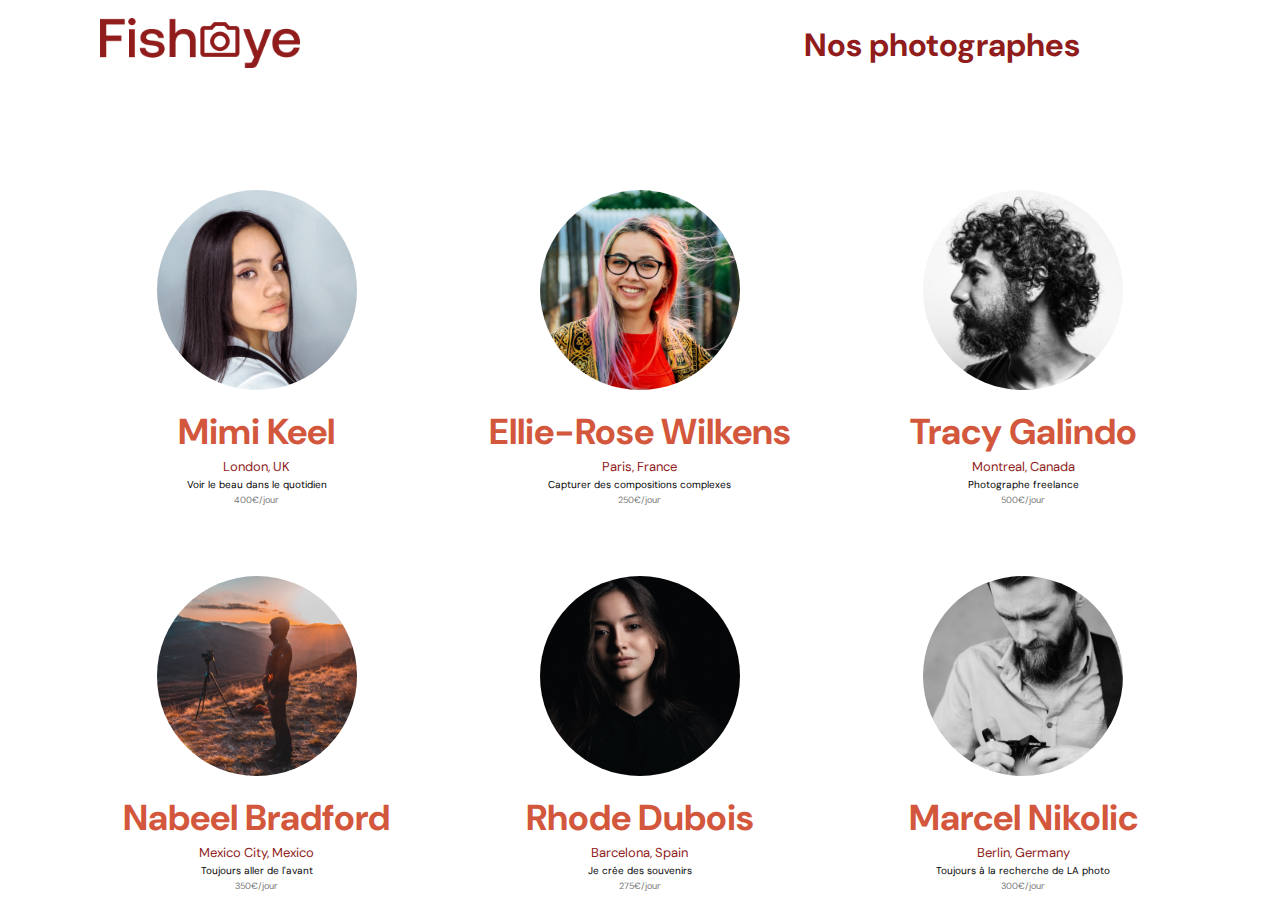
<file: index.html>
<!DOCTYPE html>
<html lang="fr">
  <head>
    <link href="css/style.css" rel="stylesheet" type="text/css" />
    <meta charset="utf-8">
    <link rel="icon" type="image/png" href="assets/favicon.png">
    <link href="https://fonts.googleapis.com/css?family=DM+Sans&display=swap" rel="stylesheet">
    <link rel="shortcut icon" type="image/png" href="assets/images/logo_favicon.png">
    <title>Fisheye</title>
  </head>
  <body>
    <header>
        <a href="./index.html">
          <img src="assets/images/logo.png" alt="Fisheye Home Page" class="logo" />
        </a>
        <h1>Nos photographes</h1>
    </header>
    <main id="main">
        <div class="photographer_section"></div>
    </main>
    <script type="module" src="scripts/pages/index.js"></script>
  </body>
</html>
</file>
<file: css/style.css>
@import url("photographer.css");

body {
    font-family: "DM Sans", sans-serif;
    margin: 0;
}


header {
    display: flex;
    flex-direction: row;
    justify-content: space-between;
    align-items: center;
    height: 90px;
}

h1 {
    color: #901C1C;
    margin-right: 100px;
}

.logo {
    height: 50px;
}

.photographer_section {
    display: grid;
    grid-template-columns: 1fr 1fr 1fr;
    gap: 70px;
    margin-top: 100px;
}

.photographer_section a {
    text-decoration: none;
}

.photographer_section article {
    justify-self: center;
    display: flex;
    justify-content: center;
    align-items: center;
    flex-direction: column;
    gap : 3px;
}

.photographer_section article h2 {
    color: #D3573C;
    font-size: 36px;
    margin: 0;
}

.photographer_section article img {
    height: 200px;
    width: 200px;
    border-radius: 50%;
    object-fit: cover;
    margin-bottom: 15px;
}

.location {
    color: #901C1C;
    font-family: DM Sans;
    font-size: 13px;
    margin: 0;
}

.tagline {
    margin: 0;
    font-size: 10px;
    color: #000000;
}

.price {
    margin: 0;
    font-size: 9px;
    color: #757575;
}
</file>
